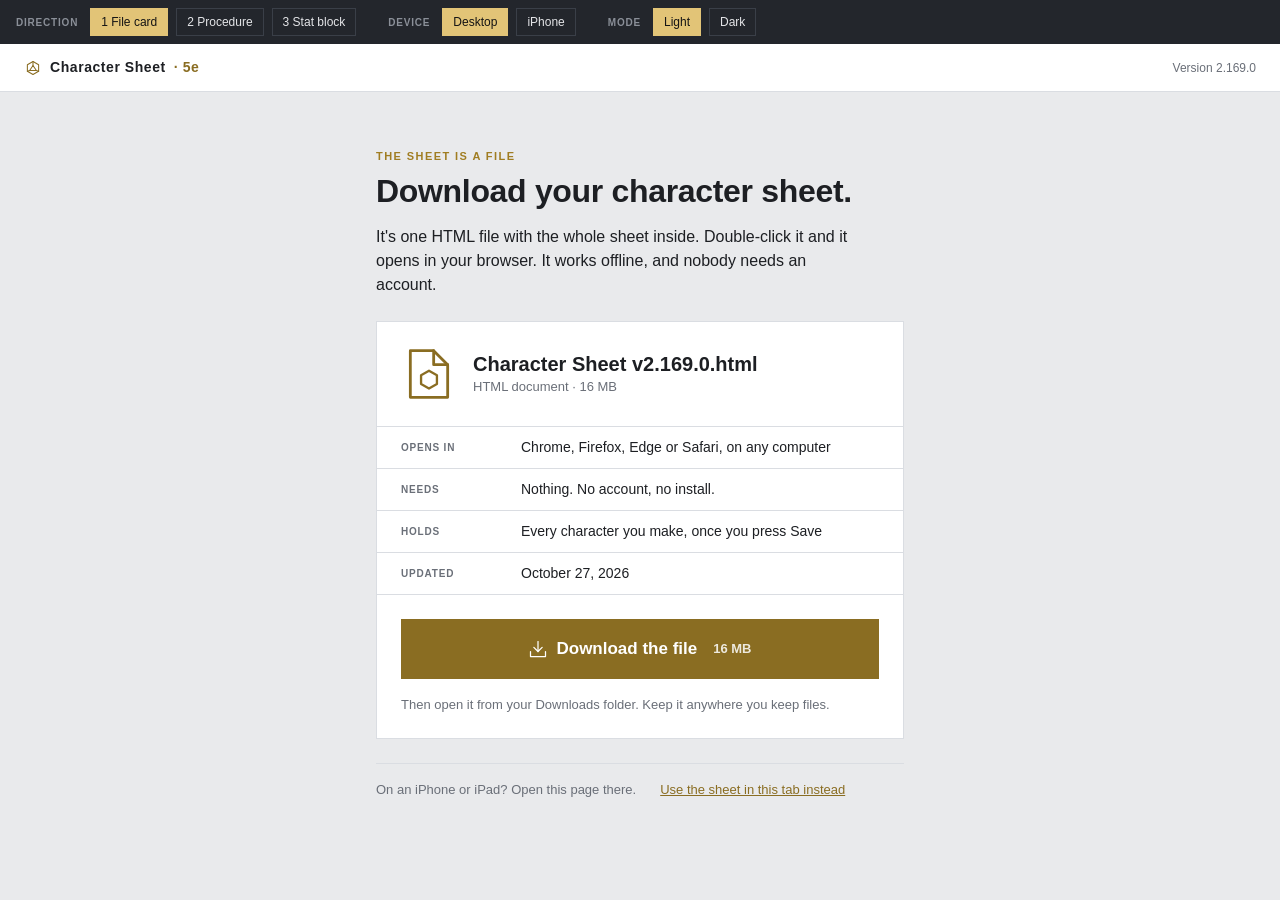
<file: design/drafts/landing-gate-v1.html>
<!doctype html>
<html lang="en">
<head>
<meta charset="utf-8">
<meta name="viewport" content="width=device-width, initial-scale=1">
<title>Landing page mockup (v1): three directions</title>
<!-- Static mockup for the hosted landing page: a prompt to download the sheet as a file (or, on iPhone and
     iPad, to add it to the Home Screen). Tokens are the shipped UCS palette (design/seed/tokens.css), and
     the rules are DESIGN.md: system fonts, 8px spacing, square corners, no shadows, hairline borders.
     URL switches: ?d=1|2|3 picks the direction, ?p=desktop|iphone the device, ?dark the dark palette,
     ?bare hides the switcher (used for the PNG renders).
     Icons are Lucide (ISC License, Copyright (c) Lucide Icons and Contributors), drawn at stroke 1.5 with
     square corners. The d20 mark is the sheet's own logo. -->
<style>
  :root{
    --bg:#e9eaec; --card:#ffffff; --ink:#1d1f23; --muted:#6a6f78; --line:#dadde2; --rule:#9a7c33;
    --accent:#8a6d22; --gold:#a07d22; --field:#f5f6f8; --on-accent:#ffffff;
    --font:-apple-system,BlinkMacSystemFont,"Segoe UI",Roboto,Helvetica,Arial,sans-serif;
  }
  body.dark{ --bg:#0c0d0f; --card:#16181c; --ink:#e4e5e8; --muted:#8a8f98; --line:#2c3037; --rule:#c6a458;
    --accent:#e2c477; --gold:#c6a458; --field:#1c1f25; --on-accent:#141414; }
  *{ box-sizing:border-box; border-radius:0; box-shadow:none; }
  html,body{ margin:0; background:var(--bg); color:var(--ink); font-family:var(--font); font-size:15px; line-height:1.5;
    -webkit-text-size-adjust:100%; }
  body{ min-height:100vh; }
  a{ color:var(--accent); }
  svg.i{ width:20px; height:20px; flex:none; fill:none; stroke:currentColor; stroke-width:1.5; stroke-linecap:round; stroke-linejoin:round; }

  /* mockup switcher (not part of the design) */
  .switch{ display:flex; flex-wrap:wrap; gap:8px; align-items:center; padding:8px 16px; background:#23262c; color:#e4e5e8; font-size:12px; }
  .switch b{ margin-right:4px; font-weight:600; color:#8a8f98; text-transform:uppercase; letter-spacing:.08em; font-size:10px; }
  .switch a{ color:#e4e5e8; text-decoration:none; padding:4px 10px; border:1px solid #3a3f48; }
  .switch a.on{ background:#e2c477; color:#141414; border-color:#e2c477; }
  .switch span{ width:16px; }
  body.bare .switch{ display:none; }
  .device{ margin:0 auto; }
  body.p-iphone:not(.bare) .device{ width:390px; min-height:760px; margin:24px auto; border:1px solid var(--line); background:var(--bg); }

  /* shared parts */
  .top{ display:flex; align-items:center; gap:8px; height:48px; padding:0 24px; background:var(--card); border-bottom:1px solid var(--line); font-size:14px; }
  .brand{ display:inline-flex; align-items:center; gap:8px; font-weight:700; letter-spacing:.04em; }
  .brand svg{ width:18px; height:18px; color:var(--accent); fill:none; stroke:currentColor; stroke-width:1.4; stroke-linejoin:round; stroke-linecap:round; }
  .brand span{ color:var(--accent); }
  .top .ver{ margin-left:auto; font-size:12px; color:var(--muted); font-variant-numeric:tabular-nums; }
  .eyebrow{ margin:0 0 8px; font-size:11px; font-weight:800; letter-spacing:.13em; text-transform:uppercase; color:var(--gold); }
  h1{ margin:0 0 16px; font-size:32px; line-height:1.15; font-weight:800; letter-spacing:-.01em; }
  .lede{ margin:0 0 24px; font-size:16px; max-width:54ch; }
  .dl{ display:flex; align-items:center; justify-content:center; gap:8px; min-height:56px; padding:16px 24px; width:100%;
    font:inherit; font-size:17px; font-weight:700; text-decoration:none; cursor:pointer;
    background:var(--accent); color:var(--on-accent); border:1px solid var(--accent); }
  .dl small{ margin-left:8px; font-size:13px; font-weight:600; opacity:.85; font-variant-numeric:tabular-nums; }
  .fine{ margin:16px 0 0; font-size:13px; color:var(--muted); }
  .alt{ display:flex; flex-wrap:wrap; gap:8px 24px; margin:24px 0 0; padding-top:16px; border-top:1px solid var(--line); font-size:13px; color:var(--muted); }
  .key{ display:inline-flex; align-items:center; justify-content:center; width:28px; height:28px; margin:0 2px; vertical-align:-8px;
    border:1px solid var(--line); background:var(--field); color:var(--ink); }
  .key svg{ width:16px; height:16px; }
  .section[hidden]{ display:none !important; }
  body.p-iphone .top{ padding:0 16px; }
  body.p-iphone h1{ font-size:26px; }
  body.p-iphone .lede{ font-size:16px; }

  /* 1. File card */
  .d1{ width:560px; max-width:100%; margin:56px auto 48px; padding:0 16px; }
  .file{ background:var(--card); border:1px solid var(--line); }
  .file-head{ display:flex; align-items:center; gap:16px; padding:24px; }
  .file-head .glyph{ width:56px; height:56px; color:var(--accent); stroke-width:1.2; }
  .file-name{ font-size:20px; font-weight:700; line-height:1.25; overflow-wrap:anywhere; }
  .file-meta{ font-size:13px; color:var(--muted); font-variant-numeric:tabular-nums; }
  .info{ margin:0; border-top:1px solid var(--line); }
  .info div{ display:grid; grid-template-columns:104px 1fr; gap:16px; padding:10px 24px; border-bottom:1px solid var(--line); }
  .info dt{ font-size:10px; font-weight:700; letter-spacing:.08em; text-transform:uppercase; color:var(--muted); padding-top:3px; }
  .info dd{ margin:0; font-size:14px; }
  .file-foot{ padding:24px; }
  .steps1{ margin:0; padding:0; list-style:none; border-top:1px solid var(--line); counter-reset:s; }
  .steps1 li{ display:grid; grid-template-columns:32px 1fr; gap:8px; align-items:start; padding:14px 16px; border-bottom:1px solid var(--line); font-size:16px; counter-increment:s; }
  .steps1 li::before{ content:counter(s); font-size:14px; font-weight:800; color:var(--accent); font-variant-numeric:tabular-nums; padding-top:2px; }
  body.p-iphone .d1{ margin:24px auto; }
  body.p-iphone .file-head{ padding:16px; }
  body.p-iphone .file-head .glyph{ width:48px; height:48px; }

  /* 2. Procedure */
  .d2{ max-width:1120px; margin:56px auto 48px; padding:0 32px; display:grid; grid-template-columns:5fr 6fr; gap:56px; align-items:start; }
  .shot{ display:block; width:100%; border:1px solid var(--line); background:var(--card); }
  .shot-cap{ margin:8px 0 0; font-size:12px; color:var(--muted); }
  .steps2{ margin:0; padding:0; list-style:none; counter-reset:s; background:var(--card); border:1px solid var(--line); }
  .steps2 li{ display:grid; grid-template-columns:40px 1fr; gap:16px; padding:24px; border-bottom:1px solid var(--line); counter-increment:s; }
  .steps2 li:last-child{ border-bottom:0; }
  .steps2 li::before{ content:counter(s); display:flex; align-items:center; justify-content:center; width:40px; height:40px;
    border:1px solid var(--rule); color:var(--accent); font-size:18px; font-weight:800; font-variant-numeric:tabular-nums; }
  .steps2 h2{ margin:0 0 8px; font-size:11px; font-weight:800; letter-spacing:.13em; text-transform:uppercase; color:var(--gold); }
  .steps2 p{ margin:0; }
  .steps2 .dl{ margin-top:8px; }
  .steps2 .fname{ margin:8px 0 0; font-size:12px; color:var(--muted); font-variant-numeric:tabular-nums; }
  body.p-iphone .d2{ display:block; margin:24px auto; padding:0 16px; }
  body.p-iphone .steps2 li{ padding:16px; grid-template-columns:32px 1fr; gap:12px; font-size:16px; }
  body.p-iphone .steps2 li::before{ width:32px; height:32px; font-size:15px; }

  /* 3. Stat block */
  .d3{ width:680px; max-width:100%; margin:48px auto; padding:0 16px; }
  .block{ background:var(--card); border:1px solid var(--line); border-top:3px solid var(--rule); border-bottom:3px solid var(--rule); padding:32px; }
  .block-head{ display:flex; align-items:flex-end; gap:24px; }
  .block-head > div{ flex:1; min-width:0; }
  .block h1{ margin:0; font-size:30px; }
  .type{ margin:2px 0 0; font-style:italic; color:var(--muted); }
  .block .dl{ width:auto; flex:none; }
  .rule{ height:0; margin:20px 0; border:0; border-top:2px solid var(--rule); }
  .rows{ margin:0; }
  .rows div{ display:flex; gap:8px; padding:2px 0; }
  .rows dt{ font-weight:700; color:var(--accent); }
  .rows dd{ margin:0; }
  .boxes{ display:grid; grid-template-columns:repeat(4,1fr); gap:8px; }
  .box{ padding:10px 4px 8px; text-align:center; border:1px solid var(--rule); background:var(--field); }
  .box .v{ display:block; font-size:28px; line-height:1.1; font-weight:800; color:var(--accent); font-variant-numeric:tabular-nums; }
  .box .k{ display:block; margin-top:2px; font-size:10px; font-weight:700; letter-spacing:.08em; text-transform:uppercase; color:var(--muted); }
  .block h2{ margin:0 0 8px; padding-bottom:6px; font-size:11px; font-weight:800; letter-spacing:.13em; text-transform:uppercase; color:var(--gold); border-bottom:1px solid var(--line); }
  .act{ margin:0 0 8px; }
  .act b{ font-style:italic; }
  body.p-iphone .d3{ margin:16px auto; padding:0 8px; }
  body.p-iphone .block{ padding:20px 16px; }
  body.p-iphone .block h1{ font-size:26px; }
  body.p-iphone .act{ font-size:16px; margin-bottom:12px; }
</style>
</head>
<body class="d-1 p-desktop">

<nav class="switch" id="switch"></nav>

<div class="device">
  <header class="top">
    <div class="brand"><svg viewBox="0 0 24 24" aria-hidden="true"><path d="M12 3.4 19.5 7.7V16.3L12 20.6 4.5 16.3V7.7Z"/><path d="M12 8.6 7.5 15.4H16.5Z"/><path d="M12 8.6V3.4M7.5 15.4 4.5 16.3M16.5 15.4 19.5 16.3"/></svg> Character Sheet <span>· 5e</span></div>
    <div class="ver">Version 2.169.0</div>
  </header>

  <!-- ============ 1. File card, desktop ============ -->
  <main class="section s1d d1">
    <p class="eyebrow">The sheet is a file</p>
    <h1>Download your character sheet.</h1>
    <p class="lede">It's one HTML file with the whole sheet inside. Double-click it and it opens in your browser. It works offline, and nobody needs an account.</p>
    <div class="file">
      <div class="file-head">
        <svg class="i glyph" viewBox="0 0 24 24" aria-hidden="true"><path d="M6 22H4V2h10l6 6v14z"/><path d="M14 2v6h6"/><path d="M12 10.6 15.4 12.5v3.8L12 18.2l-3.4-1.9v-3.8z" stroke-width="1"/></svg>
        <div>
          <div class="file-name">Character Sheet v2.169.0.html</div>
          <div class="file-meta">HTML document · 16 MB</div>
        </div>
      </div>
      <dl class="info">
        <div><dt>Opens in</dt><dd>Chrome, Firefox, Edge or Safari, on any computer</dd></div>
        <div><dt>Needs</dt><dd>Nothing. No account, no install.</dd></div>
        <div><dt>Holds</dt><dd>Every character you make, once you press Save</dd></div>
        <div><dt>Updated</dt><dd>October 27, 2026</dd></div>
      </dl>
      <div class="file-foot">
        <a class="dl" href="#"><svg class="i" viewBox="0 0 24 24" aria-hidden="true"><path d="M12 15V3"/><path d="M21 15v6H3v-6"/><path d="m7 10 5 5 5-5"/></svg>Download the file <small>16 MB</small></a>
        <p class="fine">Then open it from your Downloads folder. Keep it anywhere you keep files.</p>
      </div>
    </div>
    <p class="alt"><span>On an iPhone or iPad? Open this page there.</span><a href="#">Use the sheet in this tab instead</a></p>
  </main>

  <!-- ============ 1. File card, iPhone ============ -->
  <main class="section s1p d1">
    <p class="eyebrow">On iPhone, the sheet is an app</p>
    <h1>Add the sheet to your Home Screen.</h1>
    <p class="lede">An iPhone can't run a downloaded HTML file, so here the sheet installs as a web app. It opens full screen and works offline.</p>
    <div class="file">
      <div class="file-head">
        <svg class="i glyph" viewBox="0 0 24 24" aria-hidden="true"><rect x="2.5" y="2.5" width="19" height="19"/><path d="M12 6.6 16.6 9.2v5.4L12 17.3l-4.6-2.7V9.2z" stroke-width="1"/><path d="M12 9.8 9.3 14h5.4z" stroke-width="1"/></svg>
        <div>
          <div class="file-name">Character Sheet</div>
          <div class="file-meta">Web app · works offline</div>
        </div>
      </div>
      <ol class="steps1">
        <li><span>Tap <span class="key"><svg class="i" viewBox="0 0 24 24" aria-hidden="true"><path d="M4 6h16M4 12h16M4 18h10"/></svg></span> in Safari, then <b>Share</b> <span class="key"><svg class="i" viewBox="0 0 24 24" aria-hidden="true"><path d="M12 2v13"/><path d="m16 6-4-4-4 4"/><path d="M4 12v10h16V12"/></svg></span></span></li>
        <li><span>Scroll down and tap <b>Add to Home Screen</b> <span class="key"><svg class="i" viewBox="0 0 24 24" aria-hidden="true"><rect x="3" y="3" width="18" height="18"/><path d="M8 12h8M12 8v8"/></svg></span></span></li>
        <li><span>Leave <b>Open as Web App</b> on, then tap <b>Add</b></span></li>
      </ol>
    </div>
    <p class="fine">No Add to Home Screen in the list? You're in an in-app browser. Open this page in Safari first.</p>
    <p class="alt"><a href="#">Copy the link</a><a href="#">Use the sheet in Safari instead</a></p>
  </main>

  <!-- ============ 2. Procedure, desktop ============ -->
  <main class="section s2d d2">
    <div>
      <p class="eyebrow">Automated D&amp;D 5e character sheet</p>
      <h1>The sheet is a file. Start by downloading it.</h1>
      <p class="lede">It builds your character and keeps the math right while you play. It also lives on your computer, so it works offline and nobody needs an account.</p>
      <img class="shot" data-shot alt="The character sheet open in a browser.">
      <p class="shot-cap">What opens when you double-click the file.</p>
    </div>
    <div>
      <ol class="steps2">
        <li><div><h2>Download the file</h2>
          <a class="dl" href="#"><svg class="i" viewBox="0 0 24 24" aria-hidden="true"><path d="M12 15V3"/><path d="M21 15v6H3v-6"/><path d="m7 10 5 5 5-5"/></svg>Download the file <small>16 MB</small></a>
          <p class="fname">Character Sheet v2.169.0.html · updated October 27, 2026</p></div></li>
        <li><div><h2>Open it</h2><p>Double-click the file in your Downloads folder. It opens in your browser, like a web page that lives on your computer.</p></div></li>
        <li><div><h2>Keep it</h2><p>The sheet autosaves in your browser while you play. Press <b>Save</b> any time and you get a new copy of the file with every character inside, ready to back up or move to another computer.</p></div></li>
      </ol>
      <p class="alt"><span>On an iPhone or iPad? Open this page there.</span><a href="#">Use the sheet in this tab instead</a></p>
    </div>
  </main>

  <!-- ============ 2. Procedure, iPhone ============ -->
  <main class="section s2p d2">
    <p class="eyebrow">Automated D&amp;D 5e character sheet</p>
    <h1>On iPhone, add the sheet to your Home Screen.</h1>
    <p class="lede">An iPhone can't run a downloaded HTML file. Added to your Home Screen, the sheet opens full screen and works offline.</p>
    <ol class="steps2">
      <li><div><h2>Open the Share menu</h2><p>Tap <span class="key"><svg class="i" viewBox="0 0 24 24" aria-hidden="true"><path d="M4 6h16M4 12h16M4 18h10"/></svg></span> in Safari, then <b>Share</b> <span class="key"><svg class="i" viewBox="0 0 24 24" aria-hidden="true"><path d="M12 2v13"/><path d="m16 6-4-4-4 4"/><path d="M4 12v10h16V12"/></svg></span></p></div></li>
      <li><div><h2>Add to Home Screen</h2><p>Scroll down the list and tap <b>Add to Home Screen</b> <span class="key"><svg class="i" viewBox="0 0 24 24" aria-hidden="true"><rect x="3" y="3" width="18" height="18"/><path d="M8 12h8M12 8v8"/></svg></span></p></div></li>
      <li><div><h2>Tap Add</h2><p>Leave <b>Open as Web App</b> on. The sheet is now an icon on your Home Screen.</p></div></li>
    </ol>
    <p class="fine">No Add to Home Screen in the list? You're in an in-app browser. Open this page in Safari first.</p>
    <p class="alt"><a href="#">Copy the link</a><a href="#">Use the sheet in Safari instead</a></p>
  </main>

  <!-- ============ 3. Stat block, desktop ============ -->
  <main class="section s3d d3">
    <div class="block">
      <div class="block-head">
        <div>
          <h1>Character Sheet.html</h1>
          <p class="type">Medium file, lawful offline</p>
        </div>
        <a class="dl" href="#"><svg class="i" viewBox="0 0 24 24" aria-hidden="true"><path d="M12 15V3"/><path d="M21 15v6H3v-6"/><path d="m7 10 5 5 5-5"/></svg>Download the file</a>
      </div>
      <hr class="rule">
      <dl class="rows">
        <div><dt>Size</dt><dd>16 MB</dd></div>
        <div><dt>Version</dt><dd>2.169.0 (October 27, 2026)</dd></div>
        <div><dt>Speed</dt><dd>one double-click, in any browser</dd></div>
        <div><dt>Languages</dt><dd>Chrome, Firefox, Edge, Safari</dd></div>
      </dl>
      <hr class="rule">
      <div class="boxes">
        <div class="box"><span class="v">1</span><span class="k">File</span></div>
        <div class="box"><span class="v">0</span><span class="k">Accounts</span></div>
        <div class="box"><span class="v">0</span><span class="k">Installs</span></div>
        <div class="box"><span class="v">0</span><span class="k">Internet needed</span></div>
      </div>
      <hr class="rule">
      <h2>Actions</h2>
      <p class="act"><b>Download.</b> The whole sheet lands in your Downloads folder as one file.</p>
      <p class="act"><b>Open.</b> Double-click the file. It opens in your browser.</p>
      <p class="act"><b>Save.</b> Press Save in the sheet and you get a new copy of the file with every character inside.</p>
    </div>
    <p class="alt"><span>On an iPhone or iPad? Open this page there.</span><a href="#">Use the sheet in this tab instead</a></p>
  </main>

  <!-- ============ 3. Stat block, iPhone ============ -->
  <main class="section s3p d3">
    <div class="block">
      <h1>Character Sheet</h1>
      <p class="type">Small app, lawful offline</p>
      <hr class="rule">
      <dl class="rows">
        <div><dt>Lair</dt><dd>your Home Screen</dd></div>
        <div><dt>Speed</dt><dd>one tap, full screen, offline</dd></div>
      </dl>
      <hr class="rule">
      <h2>Actions</h2>
      <p class="act"><b>Share.</b> Tap <span class="key"><svg class="i" viewBox="0 0 24 24" aria-hidden="true"><path d="M4 6h16M4 12h16M4 18h10"/></svg></span> in Safari, then Share <span class="key"><svg class="i" viewBox="0 0 24 24" aria-hidden="true"><path d="M12 2v13"/><path d="m16 6-4-4-4 4"/><path d="M4 12v10h16V12"/></svg></span></p>
      <p class="act"><b>Add to Home Screen.</b> Scroll down the list and tap it <span class="key"><svg class="i" viewBox="0 0 24 24" aria-hidden="true"><rect x="3" y="3" width="18" height="18"/><path d="M8 12h8M12 8v8"/></svg></span></p>
      <p class="act"><b>Add.</b> Leave Open as Web App on, then tap Add.</p>
    </div>
    <p class="fine">No Add to Home Screen in the list? You're in an in-app browser. Open this page in Safari first.</p>
    <p class="alt"><a href="#">Copy the link</a><a href="#">Use the sheet in Safari instead</a></p>
  </main>
</div>

<script>window.SHOTS={light:"[data-uri]",dark:"[data-uri]"};</script>
<script>
  (function(){
    // The switcher re-renders in place (no navigation), so it also works inside a sandboxed preview frame.
    var q = new URLSearchParams(location.search);
    var st = { d: q.get("d") || "1", p: q.get("p") || "desktop", dark: q.has("dark") }, bare = q.has("bare");
    var names = { "1":"1 File card", "2":"2 Procedure", "3":"3 Stat block" };
    function btn(label, key, val){
      return '<a href="#" data-k="' + key + '" data-v="' + val + '"' + (String(st[key]) === String(val) ? ' class="on"' : "") + ">" + label + "</a>";
    }
    function apply(){
      document.body.className = "d-" + st.d + " p-" + st.p + (st.dark ? " dark" : "") + (bare ? " bare" : "");
      var want = "s" + st.d + (st.p === "iphone" ? "p" : "d");
      document.querySelectorAll(".section").forEach(function(el){ el.hidden = !el.classList.contains(want); });
      var shots = window.SHOTS || {};
      document.querySelectorAll("img[data-shot]").forEach(function(im){ im.src = st.dark ? (shots.dark || "") : (shots.light || ""); });
      var h = "<b>Direction</b>";
      Object.keys(names).forEach(function(k){ h += btn(names[k], "d", k); });
      h += "<span></span><b>Device</b>" + btn("Desktop", "p", "desktop") + btn("iPhone", "p", "iphone");
      h += "<span></span><b>Mode</b>" + btn("Light", "dark", false) + btn("Dark", "dark", true);
      document.getElementById("switch").innerHTML = h;
    }
    document.getElementById("switch").addEventListener("click", function(e){
      var a = e.target.closest("a[data-k]"); if(!a) return; e.preventDefault();
      st[a.dataset.k] = a.dataset.k === "dark" ? a.dataset.v === "true" : a.dataset.v; apply();
    });
    document.addEventListener("click", function(e){ var a = e.target.closest("a[href='#']"); if(a) e.preventDefault(); });   // mockup links go nowhere
    apply();
  })();
</script>
</body>
</html>
</file>
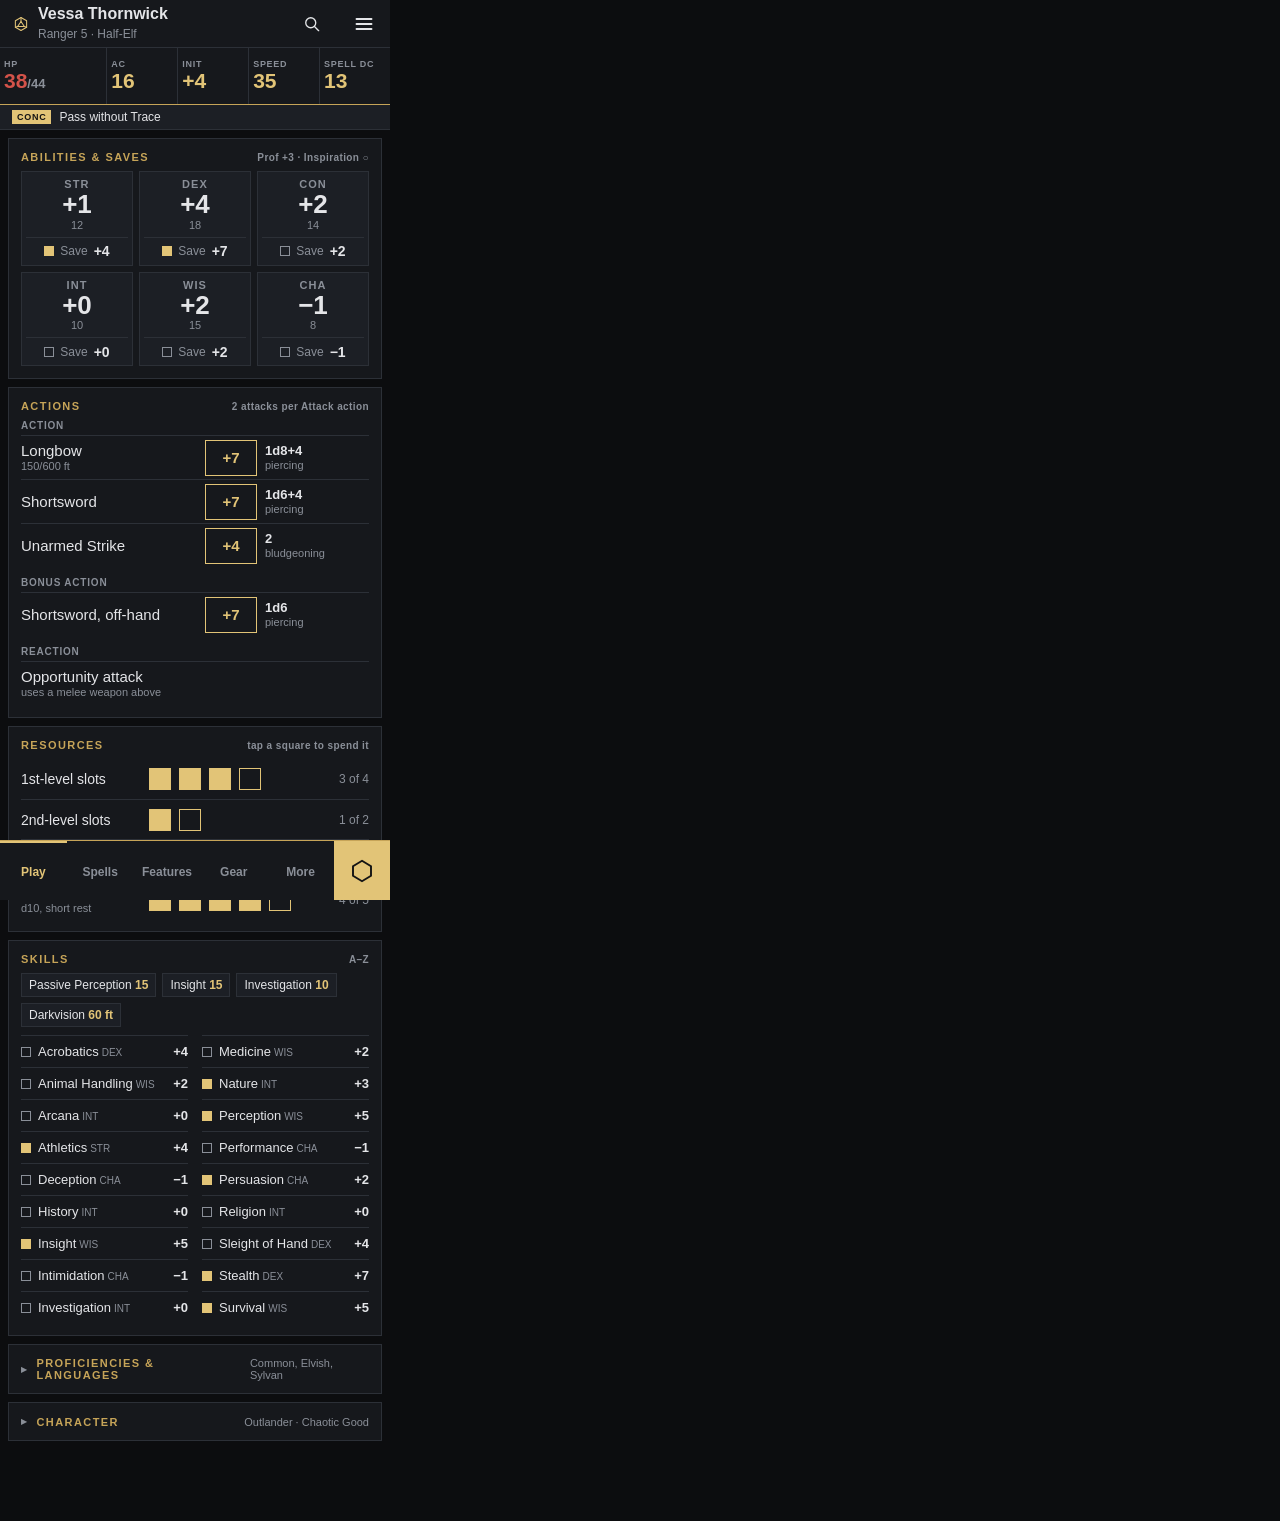
<file: design/drafts/phone-play-r2-v1.html>
<!doctype html>
<html lang="en">
<head>
<meta charset="utf-8">
<meta name="viewport" content="width=device-width, initial-scale=1">
<title>Phone play layout, release 2 mockup (v1)</title>
<!-- Static mockup for plans/phone-play-layout.md. Invented sample character from design/seed/BRIEF.md.
     Tokens are the shipped UCS palette (design/seed/tokens.css). Square corners, no shadows, system fonts.
     ?full renders the bottom bar in flow so a full-page capture shows the whole order. ?light = light mode. -->
<style>
  :root{
    --bg:#0c0d0f; --card:#16181c; --ink:#e4e5e8; --muted:#8a8f98; --line:#2c3037; --gold:#c6a458;
    --accent:#e2c477; --field:#1c1f25; --hp:#d4534a; --on-accent:#141414;
    --font:-apple-system,BlinkMacSystemFont,"Segoe UI",Roboto,Helvetica,Arial,sans-serif;
  }
  body.light{ --bg:#e9eaec; --card:#ffffff; --ink:#1d1f23; --muted:#6a6f78; --line:#dadde2; --gold:#9a7c33;
    --accent:#8a6d22; --field:#f5f6f8; --hp:#9e2b25; --on-accent:#ffffff; --gold:#a07d22; }
  *{ box-sizing:border-box; border-radius:0; box-shadow:none; }
  html,body{ margin:0; background:var(--bg); color:var(--ink); font-family:var(--font); -webkit-text-size-adjust:100%; }
  body{ width:390px; padding-bottom:72px; }
  body.full{ padding-bottom:0; }
  button{ font:inherit; color:inherit; background:none; border:0; padding:0; cursor:pointer; }

  /* 1. slim top row */
  .top{ display:flex; align-items:center; gap:8px; height:48px; padding:0 4px 0 12px; background:var(--card); border-bottom:1px solid var(--line); }
  .top .logo{ color:var(--accent); width:18px; height:18px; flex:none; }
  .who{ flex:1; min-width:0; line-height:1.15; }
  .who b{ display:block; font-size:16px; white-space:nowrap; overflow:hidden; text-overflow:ellipsis; }
  .who span{ font-size:12px; color:var(--muted); }
  .icon-btn{ width:44px; height:44px; display:grid; place-items:center; color:var(--ink); }
  .icon-btn svg{ width:20px; height:20px; }

  /* 2. stats bar, sticky on every tab */
  .stats{ position:sticky; top:0; z-index:5; display:grid; grid-template-columns:1.5fr 1fr 1fr 1fr 1fr; background:var(--card); border-bottom:1px solid var(--gold); }
  .stat{ min-height:56px; padding:6px 4px 5px; text-align:center; border-left:1px solid var(--line); display:flex; flex-direction:column; justify-content:center; }
  .stat:first-child{ border-left:0; }
  .stat .k{ font-size:9px; font-weight:700; letter-spacing:.08em; text-transform:uppercase; color:var(--muted); }
  .stat .v{ font-size:21px; font-weight:700; color:var(--accent); line-height:1.15; font-variant-numeric:tabular-nums; }
  .stat.hp .v{ color:var(--hp); }
  .stat.hp .v small{ font-size:13px; color:var(--muted); font-weight:600; }
  .conc{ display:flex; align-items:center; gap:8px; padding:5px 12px; font-size:12px; background:var(--field); border-bottom:1px solid var(--line); }
  .tag{ font-size:9px; font-weight:800; letter-spacing:.08em; padding:2px 5px; background:var(--accent); color:var(--on-accent); }

  /* sections */
  .card{ margin:8px; padding:12px; background:var(--card); border:1px solid var(--line); }
  h2{ margin:0 0 8px; font-size:11px; font-weight:800; letter-spacing:.13em; text-transform:uppercase; color:var(--gold); display:flex; align-items:center; gap:8px; }
  h2 .aside{ margin-left:auto; font-size:10px; letter-spacing:.04em; color:var(--muted); font-weight:600; text-transform:none; }
  .collapsed h2{ margin:0; }
  .collapsed h2::before{ content:"\25B8"; color:var(--muted); }
  .collapsed .sum{ margin-left:auto; font-size:11px; color:var(--muted); letter-spacing:0; text-transform:none; font-weight:500; }

  /* 4a. abilities + saves, one 3 x 2 grid */
  .abil{ display:grid; grid-template-columns:repeat(3,1fr); gap:6px; }
  .ab{ border:1px solid var(--line); background:var(--field); text-align:center; padding:6px 4px 0; }
  .ab .n{ font-size:11px; font-weight:800; letter-spacing:.1em; color:var(--muted); }
  .ab .m{ font-size:26px; font-weight:700; line-height:1.1; font-variant-numeric:tabular-nums; }
  .ab .s{ font-size:11px; color:var(--muted); }
  .ab .sv{ margin-top:6px; display:flex; align-items:center; justify-content:center; gap:6px; height:28px; border-top:1px solid var(--line); font-size:12px; color:var(--muted); }
  .ab .sv b{ color:var(--ink); font-size:14px; font-variant-numeric:tabular-nums; }
  .pm{ width:10px; height:10px; border:1.5px solid var(--muted); display:inline-block; }
  .pm.on{ background:var(--accent); border-color:var(--accent); }

  /* 4b. actions */
  .grp{ font-size:10px; font-weight:700; letter-spacing:.08em; text-transform:uppercase; color:var(--muted); margin:10px 0 4px; }
  .grp:first-of-type{ margin-top:0; }
  .act{ display:grid; grid-template-columns:1fr 52px 104px; align-items:center; gap:8px; min-height:44px; border-top:1px solid var(--line); }
  .act .nm{ font-size:15px; line-height:1.2; }
  .act .nm small{ display:block; font-size:11px; color:var(--muted); }
  .hit{ height:36px; border:1px solid var(--accent); color:var(--accent); font-weight:700; font-size:15px; font-variant-numeric:tabular-nums; }
  .dmg{ font-size:13px; font-weight:700; line-height:1.2; }
  .dmg small{ display:block; font-weight:500; color:var(--muted); font-size:11px; }

  /* 4c. resources */
  .res{ display:flex; align-items:center; gap:10px; min-height:40px; border-top:1px solid var(--line); }
  .res:first-of-type{ border-top:0; }
  .res .l{ width:118px; font-size:14px; }
  .res .l small{ display:block; font-size:11px; color:var(--muted); }
  .pips{ display:flex; gap:8px; }
  .pip{ width:22px; height:22px; border:1.5px solid var(--accent); }
  .pip.on{ background:var(--accent); }
  .res .cnt{ margin-left:auto; font-size:12px; color:var(--muted); font-variant-numeric:tabular-nums; }

  /* 4d. skills */
  .pass{ display:flex; flex-wrap:wrap; gap:6px; margin-bottom:8px; }
  .chip{ font-size:12px; padding:4px 7px; border:1px solid var(--line); background:var(--field); }
  .chip b{ color:var(--accent); }
  .skills{ display:grid; grid-template-columns:1fr 1fr; column-gap:14px; }
  .sk{ display:flex; align-items:center; gap:7px; min-height:32px; border-top:1px solid var(--line); font-size:13px; }
  .sk .nm{ flex:1; min-width:0; white-space:nowrap; overflow:hidden; text-overflow:ellipsis; }
  .sk .nm i{ font-style:normal; color:var(--muted); font-size:10px; margin-left:3px; }
  .sk b{ font-variant-numeric:tabular-nums; }

  /* 3 + 2. bottom tab bar with the dice button */
  .tabs{ position:fixed; left:0; bottom:0; width:390px; display:grid; grid-template-columns:repeat(5,1fr) 56px; height:60px; background:var(--card); border-top:1px solid var(--gold); z-index:6; }
  body.full .tabs{ position:static; }
  .tab{ font-size:12px; font-weight:600; color:var(--muted); border-top:2px solid transparent; }
  .tab.on{ color:var(--accent); border-top-color:var(--accent); }
  .dice{ background:var(--accent); color:var(--on-accent); display:grid; place-items:center; }
  .dice svg{ width:24px; height:24px; }
</style>
</head>
<body>
<script>
  const q = new URLSearchParams(location.search);
  if(q.has("full")) document.body.classList.add("full");
  if(q.has("light")) document.body.classList.add("light");
</script>

<header class="top">
  <svg class="logo" viewBox="0 0 24 24" fill="none" stroke="currentColor" stroke-width="1.4" stroke-linejoin="round" stroke-linecap="round" aria-hidden="true"><path d="M12 3.4 19.5 7.7V16.3L12 20.6 4.5 16.3V7.7Z"/><path d="M12 8.6 7.5 15.4H16.5Z"/><path d="M12 8.6V3.4M7.5 15.4 4.5 16.3M16.5 15.4 19.5 16.3"/></svg>
  <div class="who"><b>Vessa Thornwick</b><span>Ranger 5 · Half-Elf</span></div>
  <button class="icon-btn" aria-label="Search"><svg viewBox="0 0 24 24" fill="none" stroke="currentColor" stroke-width="1.6" stroke-linecap="round"><circle cx="10.5" cy="10.5" r="6"/><path d="M15 15l5 5"/></svg></button>
  <button class="icon-btn" aria-label="Menu"><svg viewBox="0 0 16 16" fill="none" stroke="currentColor" stroke-width="1.5" stroke-linecap="round"><path d="M2 4h12M2 8h12M2 12h12"/></svg></button>
</header>

<div class="stats">
  <button class="stat hp"><span class="k">HP</span><span class="v">38<small>/44</small></span></button>
  <button class="stat"><span class="k">AC</span><span class="v">16</span></button>
  <button class="stat"><span class="k">Init</span><span class="v">+4</span></button>
  <button class="stat"><span class="k">Speed</span><span class="v">35</span></button>
  <button class="stat"><span class="k">Spell DC</span><span class="v">13</span></button>
</div>
<div class="conc"><span class="tag">CONC</span>Pass without Trace</div>

<section class="card">
  <h2>Abilities &amp; saves <span class="aside">Prof +3 · Inspiration ○</span></h2>
  <div class="abil">
    <div class="ab"><div class="n">STR</div><div class="m">+1</div><div class="s">12</div><div class="sv"><span class="pm on"></span>Save <b>+4</b></div></div>
    <div class="ab"><div class="n">DEX</div><div class="m">+4</div><div class="s">18</div><div class="sv"><span class="pm on"></span>Save <b>+7</b></div></div>
    <div class="ab"><div class="n">CON</div><div class="m">+2</div><div class="s">14</div><div class="sv"><span class="pm"></span>Save <b>+2</b></div></div>
    <div class="ab"><div class="n">INT</div><div class="m">+0</div><div class="s">10</div><div class="sv"><span class="pm"></span>Save <b>+0</b></div></div>
    <div class="ab"><div class="n">WIS</div><div class="m">+2</div><div class="s">15</div><div class="sv"><span class="pm"></span>Save <b>+2</b></div></div>
    <div class="ab"><div class="n">CHA</div><div class="m">−1</div><div class="s">8</div><div class="sv"><span class="pm"></span>Save <b>−1</b></div></div>
  </div>
</section>

<section class="card">
  <h2>Actions <span class="aside">2 attacks per Attack action</span></h2>
  <div class="grp">Action</div>
  <div class="act"><div class="nm">Longbow<small>150/600 ft</small></div><button class="hit">+7</button><div class="dmg">1d8+4<small>piercing</small></div></div>
  <div class="act"><div class="nm">Shortsword</div><button class="hit">+7</button><div class="dmg">1d6+4<small>piercing</small></div></div>
  <div class="act"><div class="nm">Unarmed Strike</div><button class="hit">+4</button><div class="dmg">2<small>bludgeoning</small></div></div>
  <div class="grp">Bonus action</div>
  <div class="act"><div class="nm">Shortsword, off-hand</div><button class="hit">+7</button><div class="dmg">1d6<small>piercing</small></div></div>
  <div class="grp">Reaction</div>
  <div class="act"><div class="nm">Opportunity attack<small>uses a melee weapon above</small></div><span></span><span></span></div>
</section>

<section class="card">
  <h2>Resources <span class="aside">tap a square to spend it</span></h2>
  <div class="res"><div class="l">1st-level slots</div><div class="pips"><span class="pip on"></span><span class="pip on"></span><span class="pip on"></span><span class="pip"></span></div><span class="cnt">3 of 4</span></div>
  <div class="res"><div class="l">2nd-level slots</div><div class="pips"><span class="pip on"></span><span class="pip"></span></div><span class="cnt">1 of 2</span></div>
  <div class="res"><div class="l">Favored Foe<small>long rest</small></div><div class="pips"><span class="pip on"></span><span class="pip on"></span><span class="pip on"></span></div><span class="cnt">3 of 3</span></div>
  <div class="res"><div class="l">Hit Dice<small>d10, short rest</small></div><div class="pips"><span class="pip on"></span><span class="pip on"></span><span class="pip on"></span><span class="pip on"></span><span class="pip"></span></div><span class="cnt">4 of 5</span></div>
</section>

<section class="card">
  <h2>Skills <span class="aside">A–Z</span></h2>
  <div class="pass"><span class="chip">Passive Perception <b>15</b></span><span class="chip">Insight <b>15</b></span><span class="chip">Investigation <b>10</b></span><span class="chip">Darkvision <b>60 ft</b></span></div>
  <div class="skills">
    <div class="sk"><span class="pm"></span><span class="nm">Acrobatics<i>DEX</i></span><b>+4</b></div>
    <div class="sk"><span class="pm"></span><span class="nm">Medicine<i>WIS</i></span><b>+2</b></div>
    <div class="sk"><span class="pm"></span><span class="nm">Animal Handling<i>WIS</i></span><b>+2</b></div>
    <div class="sk"><span class="pm on"></span><span class="nm">Nature<i>INT</i></span><b>+3</b></div>
    <div class="sk"><span class="pm"></span><span class="nm">Arcana<i>INT</i></span><b>+0</b></div>
    <div class="sk"><span class="pm on"></span><span class="nm">Perception<i>WIS</i></span><b>+5</b></div>
    <div class="sk"><span class="pm on"></span><span class="nm">Athletics<i>STR</i></span><b>+4</b></div>
    <div class="sk"><span class="pm"></span><span class="nm">Performance<i>CHA</i></span><b>−1</b></div>
    <div class="sk"><span class="pm"></span><span class="nm">Deception<i>CHA</i></span><b>−1</b></div>
    <div class="sk"><span class="pm on"></span><span class="nm">Persuasion<i>CHA</i></span><b>+2</b></div>
    <div class="sk"><span class="pm"></span><span class="nm">History<i>INT</i></span><b>+0</b></div>
    <div class="sk"><span class="pm"></span><span class="nm">Religion<i>INT</i></span><b>+0</b></div>
    <div class="sk"><span class="pm on"></span><span class="nm">Insight<i>WIS</i></span><b>+5</b></div>
    <div class="sk"><span class="pm"></span><span class="nm">Sleight of Hand<i>DEX</i></span><b>+4</b></div>
    <div class="sk"><span class="pm"></span><span class="nm">Intimidation<i>CHA</i></span><b>−1</b></div>
    <div class="sk"><span class="pm on"></span><span class="nm">Stealth<i>DEX</i></span><b>+7</b></div>
    <div class="sk"><span class="pm"></span><span class="nm">Investigation<i>INT</i></span><b>+0</b></div>
    <div class="sk"><span class="pm on"></span><span class="nm">Survival<i>WIS</i></span><b>+5</b></div>
  </div>
</section>

<section class="card collapsed"><h2>Proficiencies &amp; languages <span class="sum">Common, Elvish, Sylvan</span></h2></section>
<section class="card collapsed"><h2>Character <span class="sum">Outlander · Chaotic Good</span></h2></section>

<nav class="tabs">
  <button class="tab on">Play</button>
  <button class="tab">Spells</button>
  <button class="tab">Features</button>
  <button class="tab">Gear</button>
  <button class="tab">More</button>
  <button class="dice" aria-label="Dice"><svg viewBox="0 0 20 20" aria-hidden="true"><polygon points="10,1.5 17.5,6 17.5,14 10,18.5 2.5,14 2.5,6" fill="none" stroke="currentColor" stroke-width="1.6"/></svg></button>
</nav>
</body>
</html>
</file>
